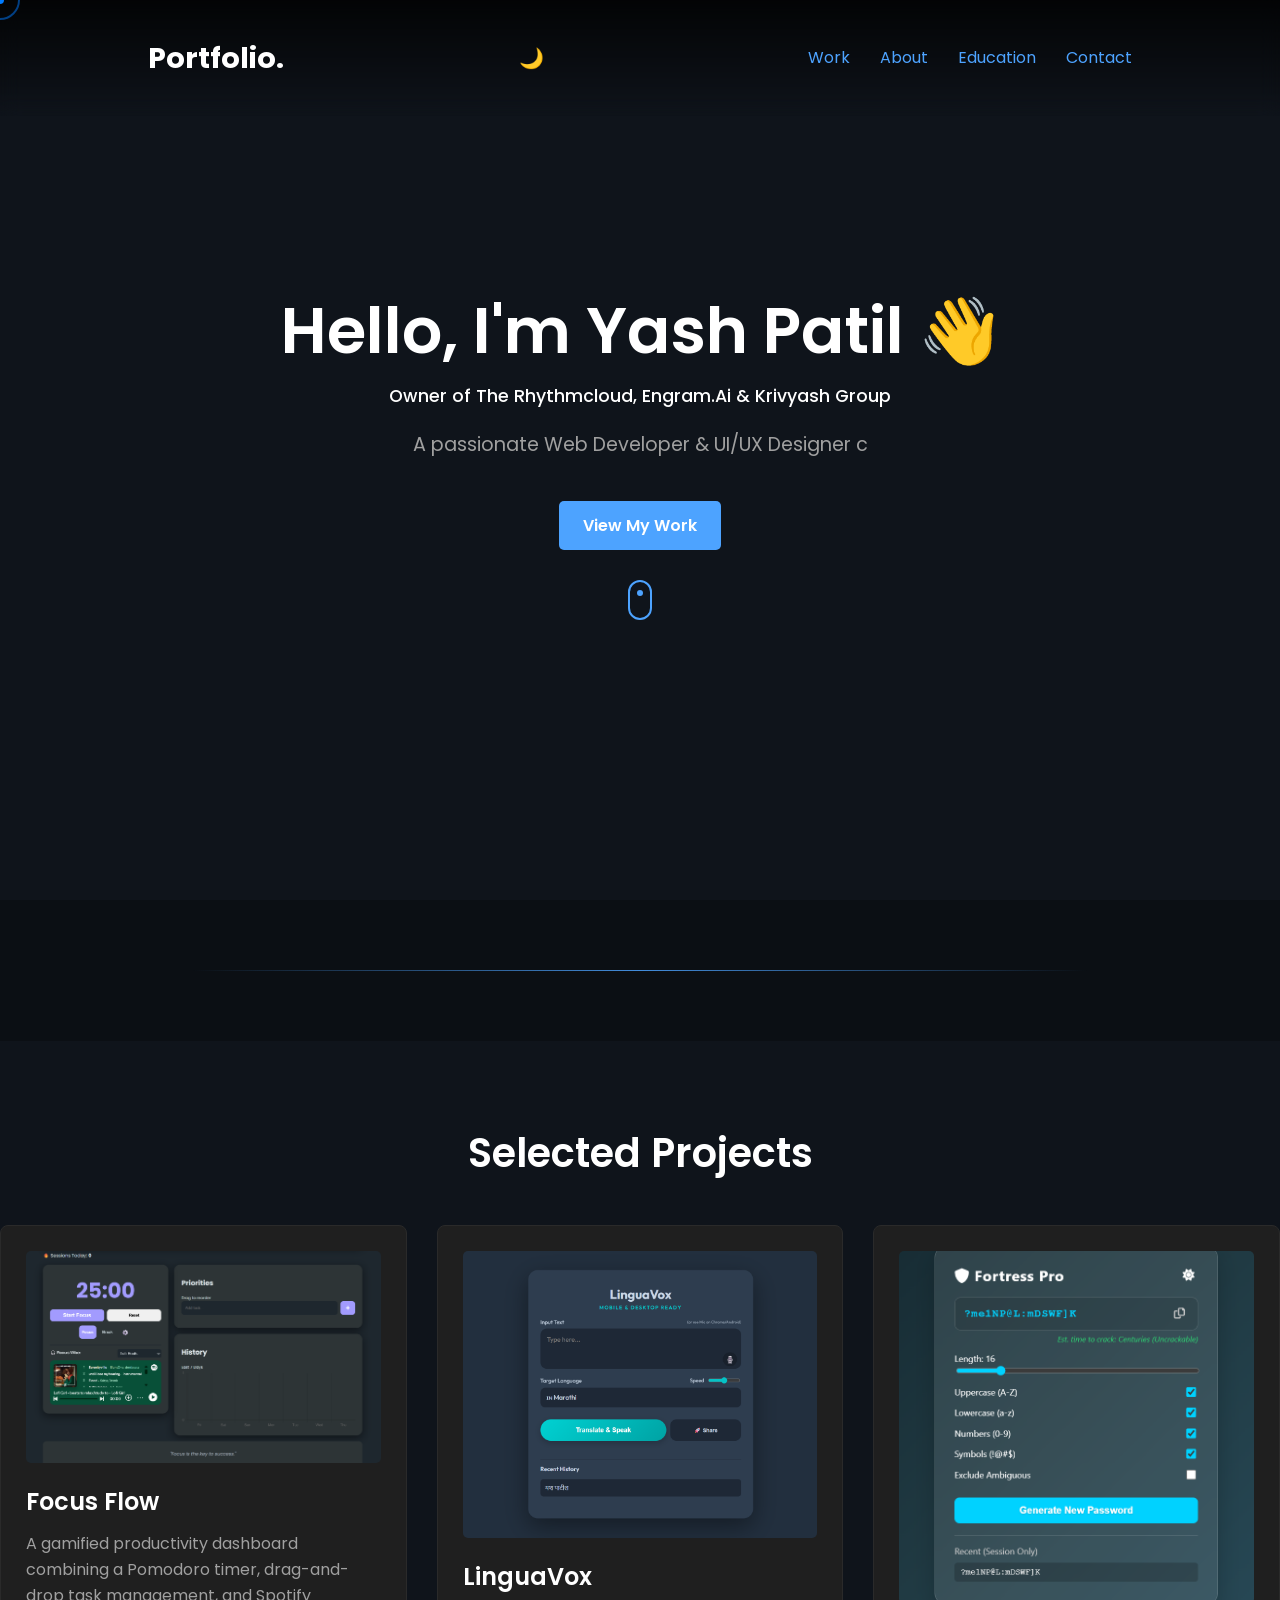
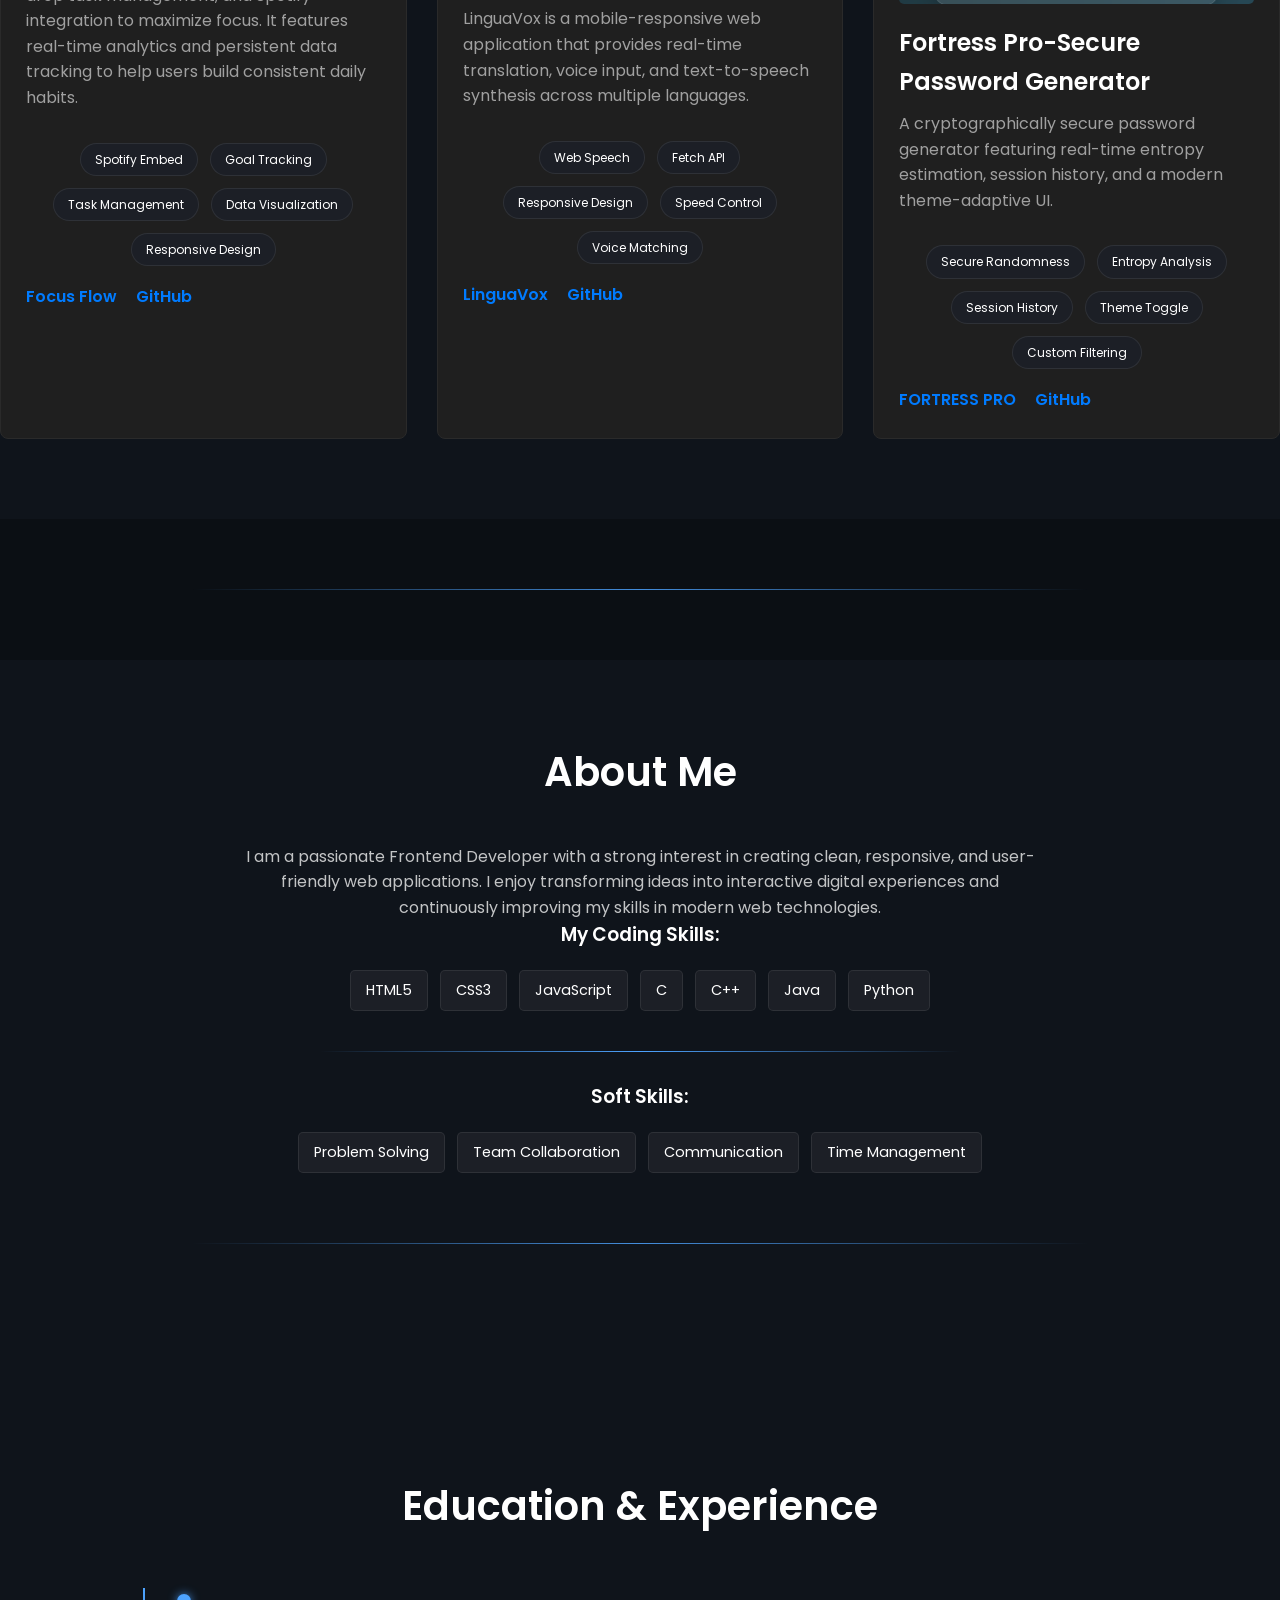
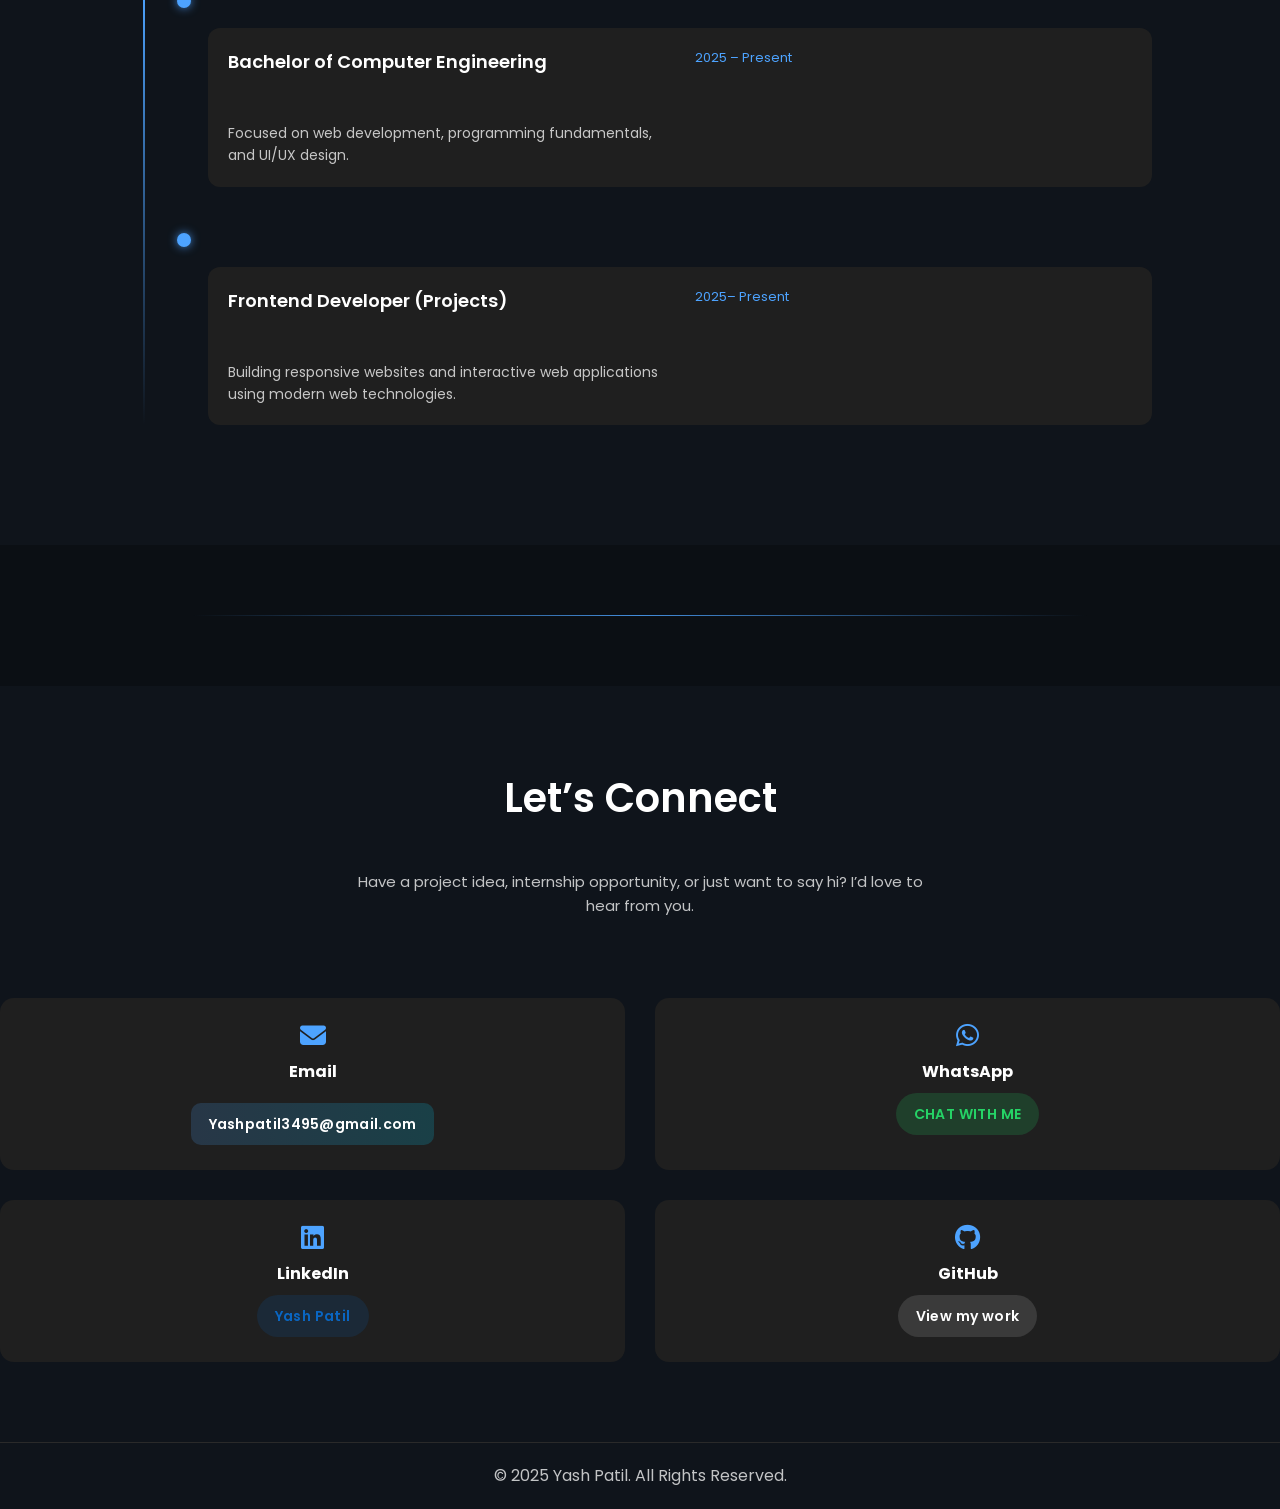
<file: index.html>
<!DOCTYPE html>
<html lang="en">
<head>
    <meta charset="UTF-8">
    <meta name="viewport" content="width=device-width, initial-scale=1.0">
    <meta name="description" content="Yash Patil - Frontend Developer skilled in HTML, CSS, JavaScript, and UI/UX design.">
    <meta name="keywords" content="Yash Patil, Web Developer, Frontend Developer, HTML, CSS, JavaScript">
    <meta name="author" content="Yash Patil">

    <title>Yash Patil | Web Developer & Designer</title>
    <link rel="stylesheet" href="style.css">
    
    <link rel="preconnect" href="https://fonts.googleapis.com">
    <link rel="preconnect" href="https://fonts.gstatic.com" crossorigin>
    <link href="https://fonts.googleapis.com/css2?family=Poppins:wght@300;400;600;700&display=swap" rel="stylesheet">

    <link href="https://unpkg.com/aos@2.3.1/dist/aos.css" rel="stylesheet">
    
    <link rel="stylesheet" href="https://cdnjs.cloudflare.com/ajax/libs/font-awesome/6.5.2/css/all.min.css"/>
</head>
<body>
<div id="loader">
    <div class="loader-box">

        <span class="loading-text">Loading</span>
        
        <span id="loader-percent">0%</span>
        
        <div class="loader-bar">
            <div class="loader-progress" id="loader-progress"></div>
        </div>

    </div>
</div>

    
    <div class="cursor-dot"></div>
    <div class="cursor-outline"></div>

    <header>
        <nav class="navbar">
    <div class="logo">Portfolio.</div>
    <button class="theme-toggle" id="theme-toggle" aria-label="Toggle theme">🌙</button>


    <div class="menu-toggle" id="menu-toggle">
        <span></span>
        <span></span>
        <span></span>
    </div>

    <ul class="nav-links" id="nav-links">
        <li><a href="#work">Work</a></li>
        <li><a href="#about">About</a></li>
        <li><a href="#education">Education</a></li>
        <li><a href="#contact">Contact</a></li>
    </ul>
</nav>

    </header>

    <main>
        <section class="hero">
            <div class="hero-content">
          <h1 class="hero-title">
           Hello, I'm Yash Patil <span class="wave">👋</span>
          </h1>
    
           <p class="owner-title" data-aos="fade-up" data-aos-delay="200" style="font-size: 1.1rem; color: var(--text-color); margin-bottom: 10px; font-weight: 500;">
            Owner of The Rhythmcloud, Engram.Ai & Krivyash Group
           </p>
            <p class="subtitle">
             <span class="typing"></span>
            </p>
           <a href="#work" class="cta-button" data-aos="fade-up" data-aos-delay="400">View My Work</a>
           <div class="scroll-indicator"></div>
          </div>
        </section> 
        
<div class="divider-fade"></div>
        
        <section id="work" class="work">
            <h2 data-aos="fade-right">Selected Projects</h2>
            <div class="project-grid">
                <div class="project-card" data-aos="fade-up" data-aos-delay="400">
                     <img src="./images/timer%20(2).png">
                    <h3>Focus Flow</h3>
                    <p>A gamified productivity dashboard combining a Pomodoro timer, drag-and-drop task management, and Spotify integration to maximize focus. It features real-time analytics and persistent data tracking to help users build consistent daily habits.</p>
                    <div class="tech-stack">
                     <span>Spotify Embed</span>
                     <span>Goal Tracking</span>
                     <span>Task Management</span>
                     <span>Data Visualization</span>
                     <span>Responsive Design</span>
                    </div>
                    <div class="project-links">
                        <a href="https://yashpatil197.github.io/timer/" target="_blank">Focus Flow</a>
                        <a href="https://github.com/yashpatil197/timer.git" target="_blank">GitHub</a>
                    </div>
                </div>
                <div class="project-card" data-aos="fade-up">
                <img src="./images/LinguaVox.png">
                    <h3>LinguaVox </h3>
                    <p>LinguaVox is a mobile-responsive web application that provides real-time translation, voice input, and text-to-speech synthesis across multiple languages.</p>
                    <div class="tech-stack">
                      <span>Web Speech</span>
                      <span>Fetch API</span>
                      <span>Responsive Design</span>
                      <span>Speed Control</span>
                      <span>Voice Matching</span>
                    </div>

                    <div class="project-links">
                        <a href="https://yashpatil197.github.io/LinguaVox2/" target="_blank">LinguaVox</a>
                        <a href="https://github.com/yashpatil197/my-portfolio2.git" target="_blank">GitHub</a>
                    </div>
                </div>
                <div class="project-card" data-aos="fade-up" data-aos-delay="200">
                    <img src="./images/FORTRESS%20PRO%20(2).png">
                    <h3>Fortress Pro-Secure Password Generator</h3>
                    <p>A cryptographically secure password generator featuring real-time entropy estimation, session history, and a modern theme-adaptive UI.</p>
                     <div class="tech-stack">
                      <span>Secure Randomness</span>
                      <span>Entropy Analysis</span>
                      <span>Session History</span>
                      <span>Theme Toggle</span>
                      <span>Custom Filtering</span>
                    </div>

                    <div class="project-links">
                        <a href="https://yashpatil197.github.io/FORTRESS-PRO/" target="blank" >FORTRESS PRO</a>
                        <a href="https://github.com/yashpatil197/FORTRESS-PRO.git" target="_blank">GitHub</a>
                    </div>
                </div>
                </div>
            </div>
        </section>
        
      <div class="divider-fade"></div>
        
        <section id="about" class="about">
            <div class="about-content" data-aos="fade-left">
                <h2>About Me</h2>
                <p>I am a passionate Frontend Developer with a strong interest in creating clean, responsive, and user-friendly web applications. I enjoy transforming ideas into interactive digital experiences and continuously improving my skills in modern web technologies.</p>
                <h3>My Coding Skills:</h3>
                <div class="skills">
                    <span>HTML5</span>
                    <span>CSS3</span>
                    <span>JavaScript</span>
                    <span>C</span>
                    <span>C++</span>
                    <span>Java</span>
                    <span>Python</span>
                </div>
            </div>
              <!-- Divider between skills -->
                 <div class="skills-divider"></div>

                <h3 class="soft-title">Soft Skills:</h3>

                <div class="skills soft-skills">
                    <span>Problem Solving</span>
                    <span>Team Collaboration</span>
                    <span>Communication</span>
                    <span>Time Management</span>
             </div> 

            <div class="divider-fade"></div>
            
        </section>
        <section id="education" class="experience">
    <h2 data-aos="fade-right">Education & Experience</h2>
      <div class="timeline">

        <div class="timeline-item" data-aos="fade-up">
            <span class="timeline-dot"></span>
            <div class="timeline-content">
                <h3>Bachelor of Computer Engineering</h3>
                <small>2025 – Present</small>
                <p>
                    Focused on web development, programming fundamentals, and UI/UX design.
                </p>
            </div>
        </div>

        <div class="timeline-item" data-aos="fade-up" data-aos-delay="200">
            <span class="timeline-dot"></span>
            <div class="timeline-content">
                <h3>Frontend Developer (Projects)</h3>
                <small>2025– Present</small>
                <p>
                    Building responsive websites and interactive web applications using modern web technologies.
                </p>
            </div>
        </div>

    </div>   
</section>
        
        <div class="divider-fade"></div> 
        
       <section id="contact" class="contact">
    <h2 data-aos="fade-up">Let’s Connect</h2>

    <p class="contact-subtitle" data-aos="fade-up" data-aos-delay="100">
        Have a project idea, internship opportunity, or just want to say hi?
        I’d love to hear from you.
    </p>

    <div class="contact-container">

        <div class="contact-cards">

    <!-- Email -->
    <div class="contact-card">
        <i class="fas fa-envelope"></i>
        <h4>Email</h4>
        <a href="mailto:Yashpatil3495@gmail.com" class="highlight-mail">
            Yashpatil3495@gmail.com
        </a>
    </div>

    <!-- WhatsApp -->
    <div class="contact-card">
        <i class="fab fa-whatsapp"></i>
        <h4>WhatsApp</h4>
        <a 
          href="https://wa.me/918208543136" 
          target="_blank"
          class="highlight-link whatsapp"
        >
            CHAT WITH ME
        </a>
    </div>

    <!-- LinkedIn -->
    <div class="contact-card">
        <i class="fab fa-linkedin"></i>
        <h4>LinkedIn</h4>
        <a 
          href="https://www.linkedin.com/in/yash-patil-b30b18363" 
          target="_blank"
          class="highlight-link linkedin"
        >
            Yash Patil
        </a>
    </div>

    <!-- GitHub -->
    <div class="contact-card">
        <i class="fab fa-github"></i>
        <h4>GitHub</h4>
        <a 
          href="https://github.com/yashpatil197" 
          target="_blank"
          class="highlight-link github"
        >
            View my work
        </a>
    </div>

</div>

        </div>
</section>

    </main>

    <footer>
        <p>&copy; 2025 Yash Patil. All Rights Reserved.</p>
    </footer>

    <script src="https://unpkg.com/aos@2.3.1/dist/aos.js"></script>
    <script src="script.js"></script>
</body>
</html>
</file>
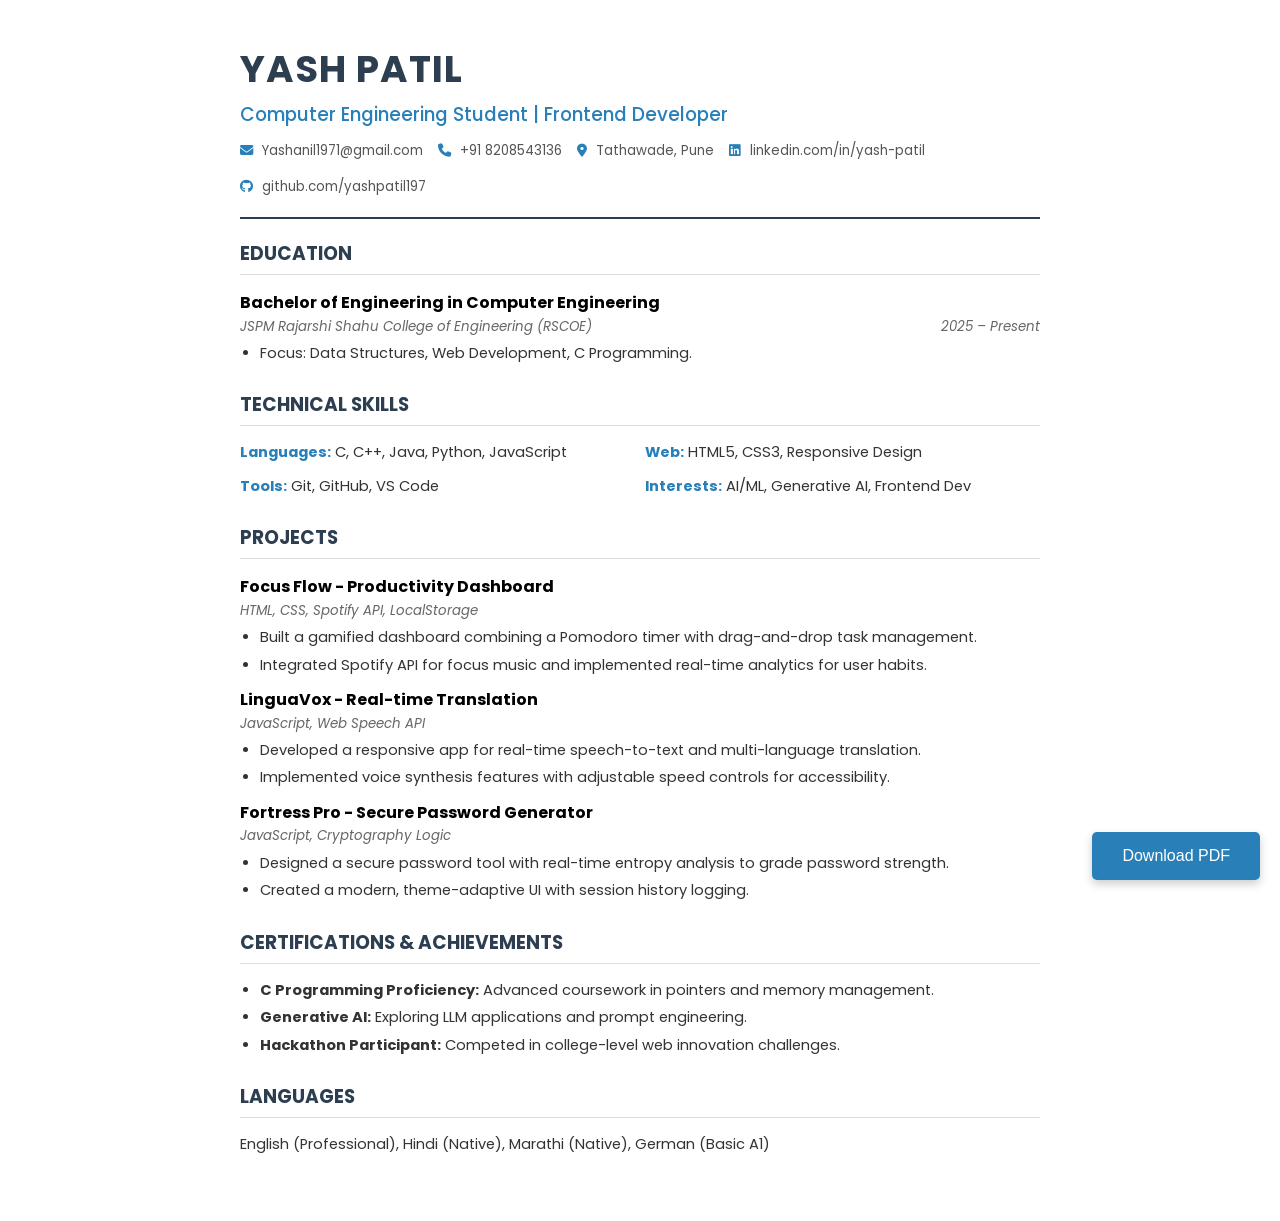
<file: images/resume.html>
<!DOCTYPE html>
<html lang="en">
<head>
    <meta charset="UTF-8">
    <meta name="viewport" content="width=device-width, initial-scale=1.0">
    <title>Yash Patil - Resume</title>
    <link rel="stylesheet" href="https://cdnjs.cloudflare.com/ajax/libs/font-awesome/6.5.2/css/all.min.css">
    <style>
        @import url('https://fonts.googleapis.com/css2?family=Poppins:wght@300;400;600;700&display=swap');

        :root {
            --primary-color: #2c3e50;
            --accent-color: #2980b9;
            --text-color: #333;
            --light-gray: #f4f4f4;
        }

        body {
            font-family: 'Poppins', sans-serif;
            color: var(--text-color);
            line-height: 1.6;
            margin: 0;
            padding: 0;
            background: #fff;
            font-size: 11pt;
        }

        .container {
            width: 800px;
            margin: 0 auto;
            padding: 40px;
            background: white;
        }

        /* Header */
        header {
            border-bottom: 2px solid var(--primary-color);
            padding-bottom: 20px;
            margin-bottom: 20px;
        }

        h1 {
            margin: 0;
            color: var(--primary-color);
            font-size: 28pt;
            text-transform: uppercase;
            letter-spacing: 1px;
        }

        .role {
            font-size: 14pt;
            color: var(--accent-color);
            font-weight: 500;
            margin-bottom: 10px;
        }

        .contact-info {
            font-size: 10pt;
            display: flex;
            flex-wrap: wrap;
            gap: 15px;
            color: #555;
        }

        .contact-info a {
            color: #555;
            text-decoration: none;
        }

        .contact-info i {
            color: var(--accent-color);
            margin-right: 5px;
        }

        /* Sections */
        section {
            margin-bottom: 25px;
        }

        h2 {
            color: var(--primary-color);
            font-size: 14pt;
            text-transform: uppercase;
            border-bottom: 1px solid #ddd;
            padding-bottom: 5px;
            margin-bottom: 15px;
        }

        h3 {
            margin: 0;
            font-size: 12pt;
            color: #000;
        }

        .sub-txt {
            font-size: 10pt;
            color: #666;
            font-style: italic;
            display: flex;
            justify-content: space-between;
        }

        ul {
            margin: 5px 0 10px 20px;
            padding: 0;
        }

        li {
            margin-bottom: 4px;
        }

        /* Skills Grid */
        .skills-grid {
            display: grid;
            grid-template-columns: 1fr 1fr;
            gap: 10px;
        }

        .skill-category strong {
            color: var(--accent-color);
        }

        /* Print Button (Hidden in PDF) */
        .print-btn {
            position: fixed;
            bottom: 20px;
            right: 20px;
            padding: 15px 30px;
            background: var(--accent-color);
            color: white;
            border: none;
            border-radius: 5px;
            cursor: pointer;
            font-size: 16px;
            box-shadow: 0 4px 10px rgba(0,0,0,0.2);
        }

        .print-btn:hover {
            background: #1f6391;
        }

        @media print {
            body { margin: 0; background: white; }
            .container { width: 100%; padding: 0; margin: 0; }
            .print-btn { display: none; }
            a { text-decoration: none; color: #000; }
        }
    </style>
</head>
<body>

    <button class="print-btn" onclick="window.print()">Download PDF</button>

    <div class="container">
        <header>
            <h1>Yash Patil</h1>
            <div class="role">Computer Engineering Student | Frontend Developer</div>
            <div class="contact-info">
                <span><i class="fas fa-envelope"></i> Yashanil1971@gmail.com</span>
                <span><i class="fas fa-phone"></i> +91 8208543136</span>
                <span><i class="fas fa-map-marker-alt"></i> Tathawade, Pune</span>
                <span><i class="fab fa-linkedin"></i> linkedin.com/in/yash-patil</span>
                <span><i class="fab fa-github"></i> github.com/yashpatil197</span>
            </div>
        </header>

        <section>
            <h2>Education</h2>
            <div class="item">
                <h3>Bachelor of Engineering in Computer Engineering</h3>
                <div class="sub-txt">
                    <span>JSPM Rajarshi Shahu College of Engineering (RSCOE)</span>
                    <span>2025 – Present</span>
                </div>
                <ul>
                    <li>Focus: Data Structures, Web Development, C Programming.</li>
                </ul>
            </div>
        </section>

        <section>
            <h2>Technical Skills</h2>
            <div class="skills-grid">
                <div class="skill-category">
                    <strong>Languages:</strong> C, C++, Java, Python, JavaScript
                </div>
                <div class="skill-category">
                    <strong>Web:</strong> HTML5, CSS3, Responsive Design
                </div>
                <div class="skill-category">
                    <strong>Tools:</strong> Git, GitHub, VS Code
                </div>
                <div class="skill-category">
                    <strong>Interests:</strong> AI/ML, Generative AI, Frontend Dev
                </div>
            </div>
        </section>

        <section>
            <h2>Projects</h2>
            
            <div class="item">
                <h3>Focus Flow - Productivity Dashboard</h3>
                <div class="sub-txt">
                    <span>HTML, CSS, Spotify API, LocalStorage</span>
                </div>
                <ul>
                    <li>Built a gamified dashboard combining a Pomodoro timer with drag-and-drop task management.</li>
                    <li>Integrated Spotify API for focus music and implemented real-time analytics for user habits.</li>
                </ul>
            </div>

            <div class="item">
                <h3>LinguaVox - Real-time Translation</h3>
                <div class="sub-txt">
                    <span>JavaScript, Web Speech API</span>
                </div>
                <ul>
                    <li>Developed a responsive app for real-time speech-to-text and multi-language translation.</li>
                    <li>Implemented voice synthesis features with adjustable speed controls for accessibility.</li>
                </ul>
            </div>

            <div class="item">
                <h3>Fortress Pro - Secure Password Generator</h3>
                <div class="sub-txt">
                    <span>JavaScript, Cryptography Logic</span>
                </div>
                <ul>
                    <li>Designed a secure password tool with real-time entropy analysis to grade password strength.</li>
                    <li>Created a modern, theme-adaptive UI with session history logging.</li>
                </ul>
            </div>
        </section>

        <section>
            <h2>Certifications & Achievements</h2>
            <ul>
                <li><strong>C Programming Proficiency:</strong> Advanced coursework in pointers and memory management.</li>
                <li><strong>Generative AI:</strong> Exploring LLM applications and prompt engineering.</li>
                <li><strong>Hackathon Participant:</strong> Competed in college-level web innovation challenges.</li>
            </ul>
        </section>

        <section>
            <h2>Languages</h2>
            <p>English (Professional), Hindi (Native), Marathi (Native), German (Basic A1)</p>
        </section>

    </div>

</body>
</html>
</file>
<file: style.css>
.wave {
    display: inline-block;
    animation: wave 2.5s infinite;
    transform-origin: 70% 70%;
}

@keyframes wave {
    0% { transform: rotate(0deg); }
    10% { transform: rotate(14deg); }
    20% { transform: rotate(-8deg); }
    30% { transform: rotate(14deg); }
    40% { transform: rotate(-4deg); }
    50% { transform: rotate(10deg); }
    60%, 100% { transform: rotate(0deg); }
} 

/* --- Global Styles & Variables --- */
:root {
    --bg-color: #121212;
    --primary-color: #1e1e1e;
    --secondary-color: #2a2a2a;
    --text-color: #e0e0e0;
    --accent-color: #007BFF;
    --accent-hover: #0056b3;
}

* {
    margin: 0;
    padding: 0;
    box-sizing: border-box;
}

html {
    scroll-behavior: smooth;
}

body {
    font-family: 'Poppins', sans-serif;
    background-color: var(--bg-color);
    color: var(--text-color);
    line-height: 1.6;
    cursor: none; /* Hide default cursor */
}

section {
    padding: 100px 10%;
}

h1, h2, h3 {
    font-weight: 600;
}

h2 {
    font-size: 2.5rem;
    margin-bottom: 40px;
    text-align: center;
}

a {
    color: var(--accent-color);
    text-decoration: none;
    transition: color 0.3s ease;
}

a:hover {
    color: var(--accent-hover);
}

/* --- Custom Cursor --- */
.cursor-dot, .cursor-outline {
    position: fixed;
    top: 0;
    left: 0;
    transform: translate(-50%, -50%);
    border-radius: 50%;
    pointer-events: none;
    z-index: 9999;
    transition: transform 0.2s, opacity 0.3s;
}
.cursor-dot {
    width: 8px;
    height: 8px;
    background-color: var(--accent-color);
}
.cursor-outline {
    width: 40px;
    height: 40px;
    border: 2px solid var(--accent-color);
    opacity: 0.5;
    transition: transform 0.2s, opacity 0.3s, width 0.3s, height 0.3s;
}
.cursor-grow {
    transform: scale(1.5);
    opacity: 0.8;
}

/* --- Header & Navigation --- */
header {
    position: fixed;
    width: 100%;
    padding: 20px 10%;
    background: rgba(18, 18, 18, 0.8);
    backdrop-filter: blur(10px);
    z-index: 1000;
}
nav {
    display: flex;
    justify-content: space-between;
    align-items: center;
}
nav .logo {
    font-size: 1.8rem;
    font-weight: 700;
}
nav ul {
    list-style: none;
    display: flex;
}
nav ul li {
    margin-left: 30px;
}
nav ul li a {
    font-size: 1rem;
    font-weight: 400;
}

/* --- Hero Section --- */
.hero {
    height: 100vh;
    display: flex;
    justify-content: center;
    align-items: center;
    text-align: center;
}
.hero-content h1 {
    font-size: 4rem;
}
.hero-content .subtitle {
    font-size: 1.2rem;
    color: #a0a0a0;
    max-width: 600px;
    margin: 20px auto;
}
.cta-button {
    display: inline-block;
    background: var(--accent-color);
    color: #fff;
    padding: 12px 24px;
    border-radius: 5px;
    margin-top: 20px;
    font-weight: 600;
    transition: background-color 0.3s ease;
}
.cta-button:hover {
    background: var(--accent-hover);
    color: #fff;
}

/* --- Work Section --- */
.project-grid {
    display: grid;
    grid-template-columns: repeat(auto-fit, minmax(320px, 1fr));
    gap: 30px;
}
.project-card {
    background: var(--primary-color);
    border-radius: 8px;
    overflow: hidden;
    padding: 25px;
    border: 1px solid var(--secondary-color);
    transition: transform 0.3s ease, box-shadow 0.3s ease;
}
.project-card:hover {
    transform: translateY(-10px);
    box-shadow: 0 10px 20px rgba(0,0,0,0.2);
}
.project-card img {
    width: 100%;
    height: auto;
    border-radius: 5px;
    margin-bottom: 20px;
}
.project-card h3 {
    font-size: 1.5rem;
    margin-bottom: 10px;
}
.project-card p {
    color: #a0a0a0;
    margin-bottom: 20px;
}
.project-links a {
    margin-right: 15px;
    font-weight: 600;
}

/* --- About Section --- */
.about {
    background-color: var(--primary-color);
}
.about-content {
    max-width: 800px;
    margin: 0 auto;
    text-align: center;
}
.skills {
    margin-top: 20px;
    display: flex;
    flex-wrap: wrap;
    justify-content: center;
    gap: 10px;
}
.skills span {
    background: var(--secondary-color);
    padding: 8px 15px;
    border-radius: 5px;
    font-size: 0.9rem;
}

/* --- Contact Section --- */
.contact {
    text-align: center;
}
.email-link {
    display: inline-block;
    font-size: 1.5rem;
    margin: 20px 0;
    padding: 10px 20px;
    border: 2px solid var(--accent-color);
    border-radius: 5px;
}
.social-links a {
    font-size: 2rem;
    margin: 0 15px;
    color: var(--text-color);
}
.social-links a:hover {
    color: var(--accent-color);
}

/* --- Footer --- */
footer {
    text-align: center;
    padding: 20px 10%;
    background-color: var(--primary-color);
    border-top: 1px solid var(--secondary-color);
}

/* --- Responsive Design --- */
@media (max-width: 768px) {
    h1 { font-size: 2.8rem; }
    h2 { font-size: 2rem; }
    section { padding: 80px 5%; }
    nav ul { display: none; } /* Simple mobile solution, can be replaced with a hamburger menu */
}
/* Divider Line */
.skills-divider {
    width: 50%;
    height: 1px;
    margin: 40px auto 30px;
    background: linear-gradient(
        to right,
        transparent,
        #4da3ff,
        transparent
    );
}


/* Soft skills title spacing */
.soft-title {
    text-align: center;
    margin-bottom: 20px;
    font-weight: 600;
}

/* Soft skills alignment */
.soft-skills {
    display: flex;
    justify-content: center;
    gap: 15px;
    flex-wrap: wrap;
}
/* Tech Stack Container */
.tech-stack {
    display: flex;
    justify-content: center;   /* center tags */
    gap: 10px;
    flex-wrap: wrap;
    margin: 12px 0 18px;
}

/* Tech Tag Style */
.tech-stack span {
    font-size: 12px;
    padding: 6px 14px;
    border-radius: 20px;
    background: rgba(255, 255, 255, 0.12);
    color: #ffffff;
    border: 1px solid rgba(255, 255, 255, 0.15);
    transition: 0.3s ease;
}

/* Hover Effect */
.tech-stack span:hover {
    background: #4da3ff;
    color: #000;
    transform: translateY(-2px);
}

/* EXPERIENCE SECTION */
.experience {
    padding: 80px 10%;
}

/* Timeline container */
.timeline {
    position: relative;
    margin-top: 50px;
    padding-left: 40px;
}

/* Vertical line */
.timeline::before {
    content: "";
    position: absolute;
    left: 15px;
    top: 0;
    width: 2px;
    height: 100%;
    background: linear-gradient(to bottom, #4da3ff, transparent);
}

/* Timeline item */
.timeline-item {
    position: relative;
    margin-bottom: 40px;
    display: flex;
    align-items: flex-start;
    cursor: pointer;
}

/* Dot */
.timeline-dot {
    width: 14px;
    height: 14px;
    background: #4da3ff;
    border-radius: 50%;
    position: absolute;
    left: 9px;
    top: 6px;
    box-shadow: 0 0 10px rgba(77, 163, 255, 0.8);
}

/* Content box */
.timeline-content {
    margin-left: 40px;
    padding: 20px;
    background: #1f1f1f;
    border-radius: 12px;
    transition: all 0.35s ease;
    width: 100%;
}

/* Hover interaction */
.timeline-item:hover .timeline-content {
    transform: translateX(10px) scale(1.02);
    box-shadow: 0 15px 30px rgba(77, 163, 255, 0.15);
}

/* Text styles */
.timeline-content h3 {
    margin-bottom: 5px;
    font-size: 18px;
}

.timeline-content small {
    color: #4da3ff;
    font-size: 13px;
}

.timeline-content p {
    margin-top: 10px;
    font-size: 14px;
    line-height: 1.6;
}

/* Mobile Responsive */
@media (max-width: 768px) {
    .timeline {
        padding-left: 25px;
    }

    .timeline-content {
        margin-left: 30px;
    }
}
.cta-button {
    transition: 0.3s ease;
}

.cta-button:hover {
    box-shadow: 0 0 20px rgba(0,123,255,0.6);
    transform: translateY(-3px);
}
.scroll-indicator {
    width: 24px;
    height: 40px;
    border: 2px solid #4da3ff;
    border-radius: 20px;
    margin: 30px auto 0;
    position: relative;
}

.scroll-indicator::before {
    content: "";
    width: 6px;
    height: 6px;
    background: #4da3ff;
    border-radius: 50%;
    position: absolute;
    top: 8px;
    left: 50%;
    transform: translateX(-50%);
    animation: scroll 1.5s infinite;
}

@keyframes scroll {
    0% { opacity: 1; top: 8px; }
    100% { opacity: 0; top: 22px; }
}
/* ===== Page Loader ===== */
#loader {
    position: fixed;
    inset: 0;
    background: #0b0f14;
    display: flex;
    align-items: center;
    justify-content: center;
    z-index: 9999;
    transition: opacity 0.5s ease, visibility 0.5s ease;
}

#loader.hidden {
    opacity: 0;
    visibility: hidden;
}

.spinner {
    width: 45px;
    height: 45px;
    border: 4px solid rgba(255, 255, 255, 0.2);
    border-top: 4px solid #4da3ff;
    border-radius: 50%;
    animation: spin 1s linear infinite;
}

@keyframes spin {
    to {
        transform: rotate(360deg);
    }
}
/* ================= MOBILE + DESKTOP RESPONSIVE ================= */

/* Global safety */
* {
    box-sizing: border-box;
}

body {
    overflow-x: hidden;
}

/* ===== NAVBAR ===== */
.navbar {
    display: flex;
    align-items: center;
    justify-content: space-between;
    padding: 15px 20px;
}

.menu-toggle {
    display: none;
    flex-direction: column;
    cursor: pointer;
}

.menu-toggle span {
    width: 25px;
    height: 3px;
    background: #fff;
    margin: 4px 0;
}

/* Mobile Navbar */
@media (max-width: 768px) {
    .menu-toggle {
        display: flex;
    }

    .nav-links {
        position: absolute;
        top: 65px;
        left: 0;
        width: 100%;
        background: #0b0f14;
        display: none;
        flex-direction: column;
        align-items: center;
        padding: 20px 0;
        z-index: 1000;
    }

    .nav-links.active {
        display: flex;
    }

    .nav-links li {
        margin: 15px 0;
    }
}

/* ===== HERO ===== */
.hero {
    padding: 0 20px;
    text-align: center;
}

.hero-title {
    font-size: clamp(28px, 6vw, 46px);
}

.subtitle {
    font-size: clamp(14px, 4vw, 18px);
}

/* Hide scroll indicator on mobile */
@media (max-width: 768px) {
    .scroll-indicator {
        display: none;
    }
}

/* ===== PROJECT GRID ===== */
.project-grid {
    display: grid;
    grid-template-columns: repeat(auto-fit, minmax(280px, 1fr));
    gap: 25px;
}

/* ===== SKILLS & TECH TAGS ===== */
.skills,
.tech-stack {
    display: flex;
    justify-content: center;
    flex-wrap: wrap;
    gap: 12px;
}

/* ===== TIMELINE ===== */
@media (max-width: 768px) {
    .timeline {
        padding-left: 20px;
    }

    .timeline-content {
        margin-left: 30px;
    }
}

/* Disable custom cursor on mobile */
@media (max-width: 768px) {
    .cursor-dot,
    .cursor-outline {
        display: none;
    }
}
/* ================= PROGRESS LOADER ================= */
#loader {
    position: fixed;
    inset: 0;
    background: #0b0f14;
    display: flex;
    align-items: center;
    justify-content: center;
    z-index: 9999;
    transition: opacity 0.4s ease, visibility 0.4s ease;
}

#loader.hidden {
    opacity: 0;
    visibility: hidden;
}

.loader-box {
    width: 260px;
    text-align: center;
    font-family: "Poppins", sans-serif;
}

.loading-text {
    display: block;
    font-size: 14px;
    letter-spacing: 3px;
    text-transform: uppercase;
    margin-bottom: 8px;
    background: linear-gradient(90deg, #4da3ff, #00d4ff);
    -webkit-background-clip: text;
    -webkit-text-fill-color: transparent;
    animation: loadingBlink 1.4s infinite ease-in-out;
}

@keyframes loadingBlink {
    0% { opacity: 0.2; }
    50% { opacity: 1; }
    100% { opacity: 0.2; }
}

#loader-percent {
    display: block;
    font-size: 18px;
    margin-bottom: 12px;
    color: #4da3ff;
}

.loader-bar {
    width: 100%;
    height: 6px;
    background: rgba(255, 255, 255, 0.2);
    border-radius: 10px;
    overflow: hidden;
}

.loader-progress {
    width: 0%;
    height: 100%;
    background: linear-gradient(90deg, #4da3ff, #00d4ff);
    border-radius: 10px;
    transition: width 0.2s ease;
}

/* ===== THEME VARIABLES ===== */
:root {
    --bg-color: #0b0f14;
    --text-color: #ffffff;
    --card-bg: #1f1f1f;
    --accent: #4da3ff;
}

body.light {
    --bg-color: #f5f7fb;
    --text-color: #111111;
    --card-bg: #ffffff;
    --accent: #4da3ff;
}

body {
    background: var(--bg-color);
    color: var(--text-color);
    transition: background 0.3s ease, color 0.3s ease;
}

/* Cards adapt to theme */
.project-card,
.timeline-content {
    background: var(--card-bg);
}

/* Toggle button */
.theme-toggle {
    background: none;
    border: none;
    font-size: 20px;
    cursor: pointer;
    color: var(--text-color);
}
section {
    padding: 80px 0;
}
.section-divider {
    width: 60%;
    height: 1px;
    margin: 60px auto;
    background: linear-gradient(
        to right,
        transparent,
        var(--accent),
        transparent
    );
}
section {
    opacity: 0;
    transform: translateY(30px);
    animation: fadeInUp 1s ease forwards;
}

section:nth-of-type(1) { animation-delay: 0.2s; }
section:nth-of-type(2) { animation-delay: 0.4s; }
section:nth-of-type(3) { animation-delay: 0.6s; }
section:nth-of-type(4) { animation-delay: 0.8s; }

@keyframes fadeInUp {
    to {
        opacity: 1;
        transform: translateY(0);
    }
}

/* ================= SECTION DIVIDERS ================= */

/* 1️⃣ Soft fade line */
.divider-fade {
    width: 70%;
    height: 1px;
    margin: 70px auto;
    background: linear-gradient(
        to right,
        transparent,
        var(--accent),
        transparent
    );
}

/* 2️⃣ Dotted modern line */
.divider-dots {
    width: 50%;
    height: 2px;
    margin: 70px auto;
    background-image: radial-gradient(var(--accent) 2px, transparent 2px);
    background-size: 12px 2px;
    background-repeat: repeat-x;
}

/* 3️⃣ Gradient glow line */
.divider-gradient {
    width: 60%;
    height: 2px;
    margin: 80px auto;
    background: linear-gradient(
        90deg,
        transparent,
        #4da3ff,
        #00d4ff,
        transparent
    );
    box-shadow: 0 0 10px rgba(77, 163, 255, 0.4);
}

/* 4️⃣ Wave divider */
.divider-wave {
    width: 100%;
    height: 40px;
    margin: 80px 0;
    background: radial-gradient(
        circle at 50% -20px,
        var(--accent) 40%,
        transparent 41%
    );
}
/* ================= CONTACT SECTION ================= */

.contact {
    text-align: center;
}

.contact-subtitle {
    max-width: 600px;
    margin: 10px auto 40px;
    font-size: 15px;
    opacity: 0.85;
}

.contact-container {
    display: grid;
    grid-template-columns: 1fr;
    gap: 40px;
}

.contact-cards {
    display: grid;
    grid-template-columns: repeat(auto-fit, minmax(220px, 1fr));
    gap: 25px;
}

.contact-card {
    background: var(--card-bg);
    padding: 25px;
    border-radius: 14px;
    transition: 0.3s ease;
}

.contact-card i {
    font-size: 26px;
    color: var(--accent);
    margin-bottom: 10px;
}

.contact-card h4 {
    margin-bottom: 8px;
}

.contact-card a {
    font-size: 14px;
    color: var(--text-color);
    text-decoration: none;
}

.contact-card:hover {
    transform: translateY(-6px);
    box-shadow: 0 10px 25px rgba(0,0,0,0.2);
}

.contact-form {
    max-width: 500px;
    margin: 0 auto;
    display: flex;
    flex-direction: column;
    gap: 15px;
}

.contact-form input,
.contact-form textarea {
    padding: 12px 14px;
    border-radius: 8px;
    border: none;
    outline: none;
    background: var(--card-bg);
    color: var(--text-color);
    font-family: inherit;
}
/* ================= CONTACT LINKS ================= */

.contact-links {
    display: flex;
    flex-direction: column;
    gap: 18px;
    align-items: center;
    margin-top: 30px;
}

/* Base highlight style (shared) */
.highlight-link {
    display: inline-block;
    font-weight: 600;
    padding: 10px 18px;
    border-radius: 30px;
    font-size: 14px;
    letter-spacing: 0.4px;
    text-decoration: none;
    transition: all 0.3s ease;
    animation: pulse 3s infinite;
}

/* Hover effect */
.highlight-link:hover {
    transform: translateY(-3px);
    color: #000;
}

/* Mail */
.highlight-link.mail {
    background: linear-gradient(90deg, rgba(77,163,255,0.15), rgba(0,212,255,0.15));
    color: var(--accent);
}

.highlight-link.mail:hover {
    background: linear-gradient(90deg, #4da3ff, #00d4ff);
    box-shadow: 0 0 18px rgba(77,163,255,0.6);
}

/* LinkedIn */
.highlight-link.linkedin {
    background: rgba(10,102,194,0.15);
    color: #0A66C2;
}

.highlight-link.linkedin:hover {
    background: #0A66C2;
    box-shadow: 0 0 18px rgba(10,102,194,0.6);
}

/* GitHub */
.highlight-link.github {
    background: rgba(255,255,255,0.12);
    color: var(--text-main);
}

body.light .highlight-link.github {
    background: rgba(0,0,0,0.1);
    color: #111;
}

.highlight-link.github:hover {
    background: #24292e;
    box-shadow: 0 0 18px rgba(36,41,46,0.6);
}

/* Pulse animation */
@keyframes pulse {
    0% { box-shadow: 0 0 0 rgba(0,0,0,0); }
    50% { box-shadow: 0 0 12px rgba(77,163,255,0.3); }
    100% { box-shadow: 0 0 0 rgba(0,0,0,0); }
}

/* =====================================================
   FULL DARK & LIGHT MODE OPTIMIZATION (GLOBAL FIX)
   Paste ONCE at bottom of style.css
===================================================== */

/* ---------- THEME VARIABLES ---------- */
:root {
    --bg-main: #0b0f14;
    --bg-section: #0f141b;
    --bg-card: #1c1f26;
    --text-main: #ffffff;
    --text-muted: rgba(255, 255, 255, 0.75);
    --accent: #4da3ff;
    --border-soft: rgba(255, 255, 255, 0.08);
}

/* Light mode overrides */
body.light {
    --bg-main: #f5f7fb;
    --bg-section: #ffffff;
    --bg-card: #f0f2f6;
    --text-main: #111111;
    --text-muted: rgba(0, 0, 0, 0.7);
    --accent: #2563eb;
    --border-soft: rgba(0, 0, 0, 0.08);
}

/* ---------- GLOBAL APPLICATION ---------- */
body {
    background: var(--bg-main);
    color: var(--text-main);
    transition: background 0.3s ease, color 0.3s ease;
}

section {
    background: var(--bg-section);
}

/* ---------- HEADINGS & TEXT ---------- */
h1, h2, h3, h4, h5 {
    color: var(--text-main);
}

p {
    color: var(--text-muted);
}

/* ---------- NAVBAR FIX ---------- */
header {
    background: linear-gradient(
        to bottom,
        rgba(0, 0, 0, 0.8),
        transparent
    );
}

body.light header {
    background: linear-gradient(
        to bottom,
        rgba(255, 255, 255, 0.9),
        transparent
    );
}

.nav-links a {
    color: var(--accent);
}

/* ---------- ABOUT SECTION FIX ---------- */
.about {
    background: var(--bg-section);
}

.about p {
    color: var(--text-muted);
}

/* ---------- SKILLS TAGS ---------- */
.skills span,
.tech-stack span {
    background: var(--bg-card);
    color: var(--text-main);
    border: 1px solid var(--border-soft);
}

/* ---------- CARDS (PROJECT / CONTACT / TIMELINE) ---------- */
.project-card {
    display: flex;
    flex-direction: column;
    height: 100%;
}

.timeline-content,
.contact-cards {
    display: grid;
    grid-template-columns: repeat(2, 1fr);
    gap: 30px;
    margin-top: 40px;
}

/* Mobile: 1 per row */
@media (max-width: 768px) {
    .contact-cards {
        grid-template-columns: 1fr;
    }
}

/* ---------- SECTION DIVIDERS ---------- */
.divider-fade,
.divider-dots,
.divider-gradient,
.divider-wave {
    opacity: 0.85;
}

body.light .divider-wave {
    opacity: 0.45;
}

/* ---------- BUTTONS ---------- */
.cta-button {
    background: var(--accent);
    color: #fff;
}

/* ---------- FORM INPUTS (if any remain) ---------- */
input,
textarea {
    background: var(--bg-card);
    color: var(--text-main);
    border: 1px solid var(--border-soft);
}

/* ---------- FOOTER ---------- */
footer {
    background: var(--bg-section);
    color: var(--text-muted);
}
/* WhatsApp highlight */
.highlight-link.whatsapp {
    background: rgba(37, 211, 102, 0.18);
    color: #25D366;
}

.highlight-link.whatsapp:hover {
    background: #25D366;
    color: #000;
    box-shadow: 0 0 18px rgba(37, 211, 102, 0.7);
}
.project-grid {
    display: grid;
    grid-template-columns: repeat(3, 1fr);
    gap: 30px;
}

@media (max-width: 992px) {
    .project-grid {
        grid-template-columns: repeat(2, 1fr);
    }
}

@media (max-width: 600px) {
    .project-grid {
        grid-template-columns: 1fr;
    }
}
/* ================= CONTACT CARDS – CLEAN INTERACTION ================= */

/* Base contact card (no permanent glow) */
.contact-card {
    transition: transform 0.35s ease, box-shadow 0.35s ease;
}

/* Hover glow for ALL cards */
.contact-card:hover {
    transform: translateY(-6px);
    box-shadow: 0 0 28px rgba(77, 163, 255, 0.45);
}

/* ================= EMAIL TEXT – PERMANENT GLOW ================= */

.highlight-mail {
    display: inline-block;
    margin-top: 10px;
    padding: 10px 18px;
    border-radius: 10px;

    background: linear-gradient(
        90deg,
        rgba(77,163,255,0.18),
        rgba(0,212,255,0.18)
    );

    color: #4da3ff;
    font-weight: 600;
    letter-spacing: 0.3px;

    animation: mailGlow 2.8s infinite;
    transition: all 0.3s ease;
}

/* Permanent glowing animation for EMAIL TEXT ONLY */
@keyframes mailGlow {
    0% {
        box-shadow: 0 0 4px rgba(77,163,255,0.4);
    }
    50% {
        box-shadow: 0 0 18px rgba(77,163,255,0.9);
    }
    100% {
        box-shadow: 0 0 4px rgba(77,163,255,0.4);
    }
}

/* Email hover boost */
.highlight-mail:hover {
    background: linear-gradient(90deg, #4da3ff, #00d4ff);
    color: #000;
    box-shadow: 0 0 26px rgba(77,163,255,1);
    transform: translateY(-2px);
}

/* Click feedback */
.highlight-mail:active {
    transform: scale(0.95);
}
}
#scrollToTop {
    /* POSITIONING - This makes it float */
    position: fixed; 
    bottom: 30px;   /* Distance from bottom */
    right: 30px;    /* Distance from right */
    z-index: 9999;  /* Ensures it stays on top of everything (images, cards, etc) */

    /* STYLING - Makes it look good */
    width: 50px;
    height: 50px;
    background-color: #007bff; /* Change this to match your theme color */
    color: white;
    border: none;
    border-radius: 50%; /* Makes it a circle */
    box-shadow: 0 4px 10px rgba(0, 0, 0, 0.3); /* Adds a shadow for depth */
    cursor: pointer;
    font-size: 20px;
    
    /* ANIMATION - Smooth appearance */
    opacity: 0;             /* Hidden by default */
    pointer-events: none;   /* Can't be clicked when hidden */
    transition: all 0.4s ease;
    transform: translateY(20px); /* Slightly pushed down when hidden */
}

/* This class will be added by JavaScript when we scroll down */
#scrollToTop.active {
    opacity: 1;
    pointer-events: all;
    transform: translateY(0); /* Returns to normal position */
}

/* Hover Effect */
#scrollToTop:hover {
    background-color: #0056b3; /* Darker shade on hover */
    transform: scale(1.1); /* Slightly grows when you hover */
}
</file>
